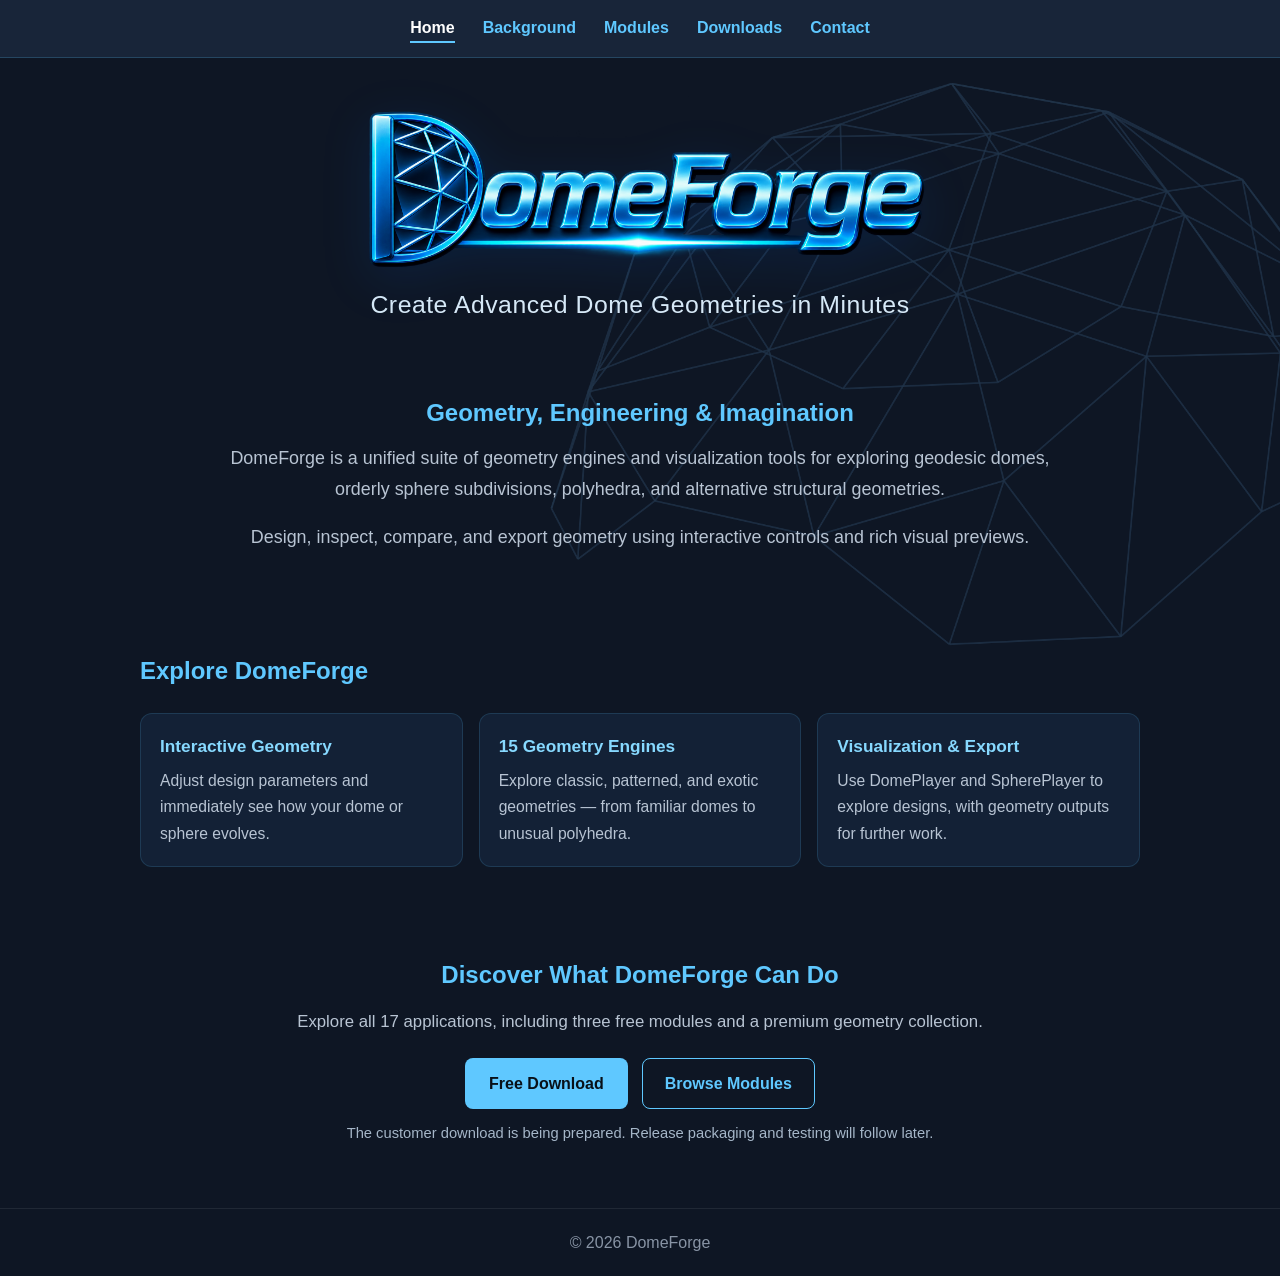
<file: index.html>
<!DOCTYPE html>
<html lang="en">
<head>
<meta charset="UTF-8">
<meta name="viewport" content="width=device-width, initial-scale=1">
<meta name="description" content="DomeForge: interactive geometry generators and visualization tools for geodesic domes, polyhedra, and sphere subdivisions.">
<title>DomeForge — Explore Geometry</title>
<link rel="stylesheet" href="domeforge.css">
</head>
<body class="home-page">
<nav class="site-nav" aria-label="Main navigation">
<a href="index.html" aria-current="page">Home</a>
<a href="background.html">Background</a>
<a href="modules.html">Modules</a>
<a href="downloads.html">Downloads</a>
<a href="contact.html">Contact</a>
</nav>
<header class="home-hero">
<h1 style="margin:0"><img class="brand-wordmark" src="domeforge_wordmark.png" alt="DomeForge"></h1>
<div class="tagline">Create Advanced Dome Geometries in Minutes</div>
</header>
<main>
<section class="section home-intro" aria-labelledby="intro-heading">
<h2 id="intro-heading">Geometry, Engineering &amp; Imagination</h2>
<p>DomeForge is a unified suite of geometry engines and visualization tools for exploring geodesic domes, orderly sphere subdivisions, polyhedra, and alternative structural geometries.</p>
<p>Design, inspect, compare, and export geometry using interactive controls and rich visual previews.</p>
</section>
<section class="section home-section" aria-labelledby="explore-heading">
<h2 id="explore-heading">Explore DomeForge</h2>
<div class="home-features">
<div class="home-feature"><h3>Interactive Geometry</h3><p>Adjust design parameters and immediately see how your dome or sphere evolves.</p></div>
<div class="home-feature"><h3>15 Geometry Engines</h3><p>Explore classic, patterned, and exotic geometries — from familiar domes to unusual polyhedra.</p></div>
<div class="home-feature"><h3>Visualization &amp; Export</h3><p>Use DomePlayer and SpherePlayer to explore designs, with geometry outputs for further work.</p></div>
</div>
</section>
<section class="section home-section" aria-labelledby="begin-heading" style="text-align:center">
<h2 id="begin-heading">Discover What DomeForge Can Do</h2>
<p>Explore all 17 applications, including three free modules and a premium geometry collection.</p>
<div class="home-actions"><a class="download-button" href="downloads.html">Free Download</a><a class="secondary-button" href="modules.html">Browse Modules</a></div>
<p class="home-note">The customer download is being prepared. Release packaging and testing will follow later.</p>
</section>
</main>
<footer>© 2026 DomeForge</footer>
</body>
</html>
</file>
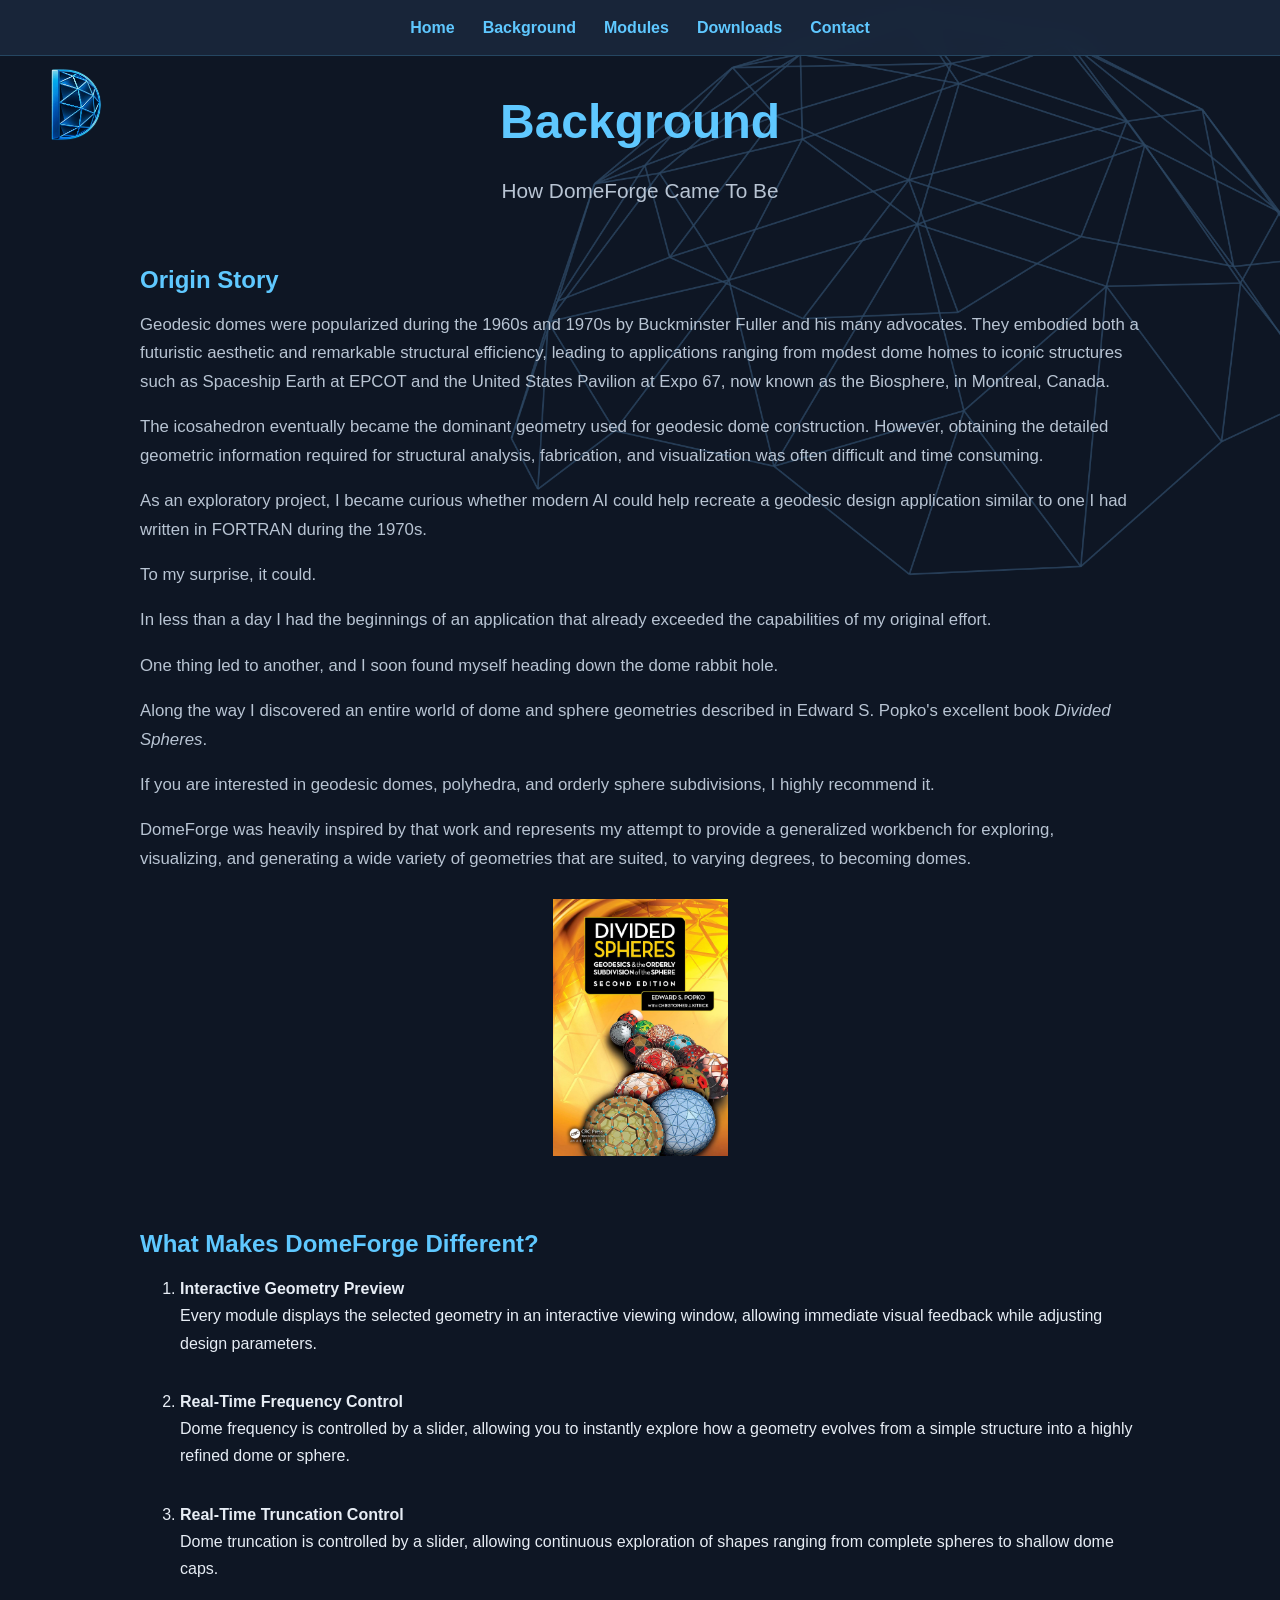
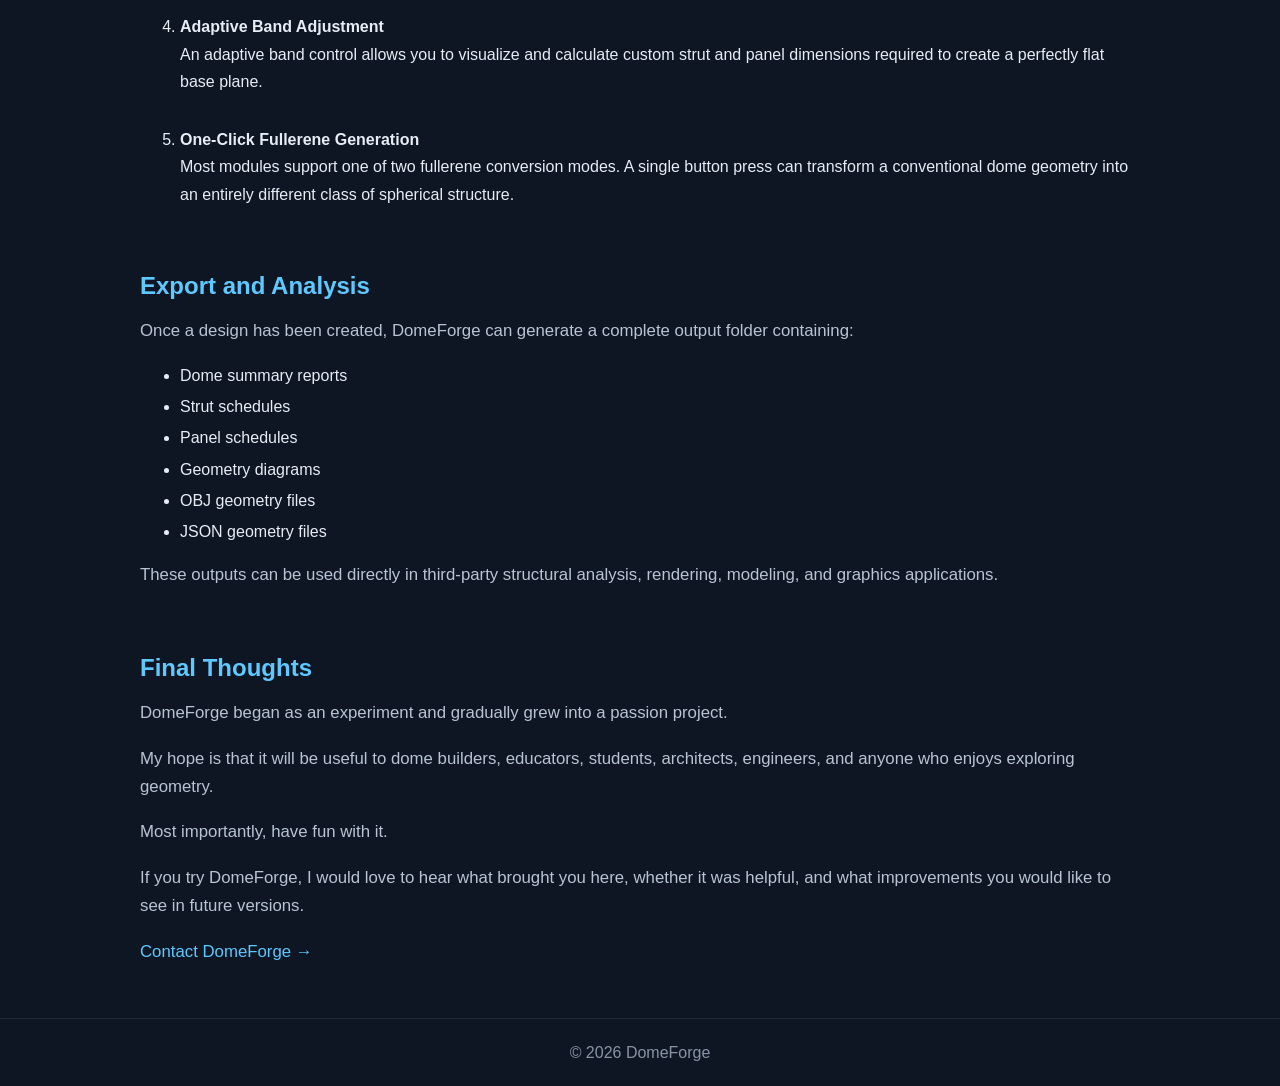
<file: background.html>
<!DOCTYPE html>
<html lang="en">

<head>

<meta charset="UTF-8">
<meta name="viewport" content="width=device-width, initial-scale=1">

<title>DomeForge - Background</title>

<link rel="stylesheet" href="domeforge.css">

</head>

<body>

<nav class="site-nav" aria-label="Main navigation">
<a href="index.html">Home</a>
<a href="background.html">Background</a>
<a href="modules.html">Modules</a>
<a href="downloads.html">Downloads</a>
<a href="contact.html">Contact</a>
</nav>

<header>

    <h1>Background</h1>

    <div class="tagline">
        How DomeForge Came To Be
    </div>

</header>

<div class="section">

    <h2>Origin Story</h2>

    <p>
        Geodesic domes were popularized during the 1960s and 1970s by Buckminster Fuller and his many advocates.
        They embodied both a futuristic aesthetic and remarkable structural efficiency, leading to applications
        ranging from modest dome homes to iconic structures such as Spaceship Earth at EPCOT and the United States
        Pavilion at Expo 67, now known as the Biosphere, in Montreal, Canada.
    </p>

    <p>
        The icosahedron eventually became the dominant geometry used for geodesic dome construction. However,
        obtaining the detailed geometric information required for structural analysis, fabrication, and
        visualization was often difficult and time consuming.
    </p>

    <p>
        As an exploratory project, I became curious whether modern AI could help recreate a geodesic design
        application similar to one I had written in FORTRAN during the 1970s.
    </p>

    <p>
        To my surprise, it could.
    </p>

    <p>
        In less than a day I had the beginnings of an application that already exceeded the capabilities
        of my original effort.
    </p>

    <p>
        One thing led to another, and I soon found myself heading down the dome rabbit hole.
    </p>

    <p>
        Along the way I discovered an entire world of dome and sphere geometries described in Edward S. Popko's
        excellent book <em>Divided Spheres</em>.
    </p>

    <p>
        If you are interested in geodesic domes, polyhedra, and orderly sphere subdivisions, I highly recommend it.
    </p>

    <p>
        DomeForge was heavily inspired by that work and represents my attempt to provide a generalized workbench
        for exploring, visualizing, and generating a wide variety of geometries that are suited, to varying
        degrees, to becoming domes.
    </p>

    <!-- Replace with actual image -->

    <p style="text-align:center; margin-top:25px;">
        <img src="divided_spheres.jpg"
             alt="Divided Spheres"
             style="max-width:175px;">
    </p>

</div>

<div class="section">

    <h2>What Makes DomeForge Different?</h2>

    <ol>

        <li>
            <strong>Interactive Geometry Preview</strong><br>
            Every module displays the selected geometry in an interactive viewing window, allowing immediate visual feedback while adjusting design parameters.
        </li>

        <br>

        <li>
            <strong>Real-Time Frequency Control</strong><br>
            Dome frequency is controlled by a slider, allowing you to instantly explore how a geometry evolves from a simple structure into a highly refined dome or sphere.
        </li>

        <br>

        <li>
            <strong>Real-Time Truncation Control</strong><br>
            Dome truncation is controlled by a slider, allowing continuous exploration of shapes ranging from complete spheres to shallow dome caps.
        </li>

        <br>

        <li>
            <strong>Adaptive Band Adjustment</strong><br>
            An adaptive band control allows you to visualize and calculate custom strut and panel dimensions required to create a perfectly flat base plane.
        </li>

        <br>

        <li>
            <strong>One-Click Fullerene Generation</strong><br>
            Most modules support one of two fullerene conversion modes. A single button press can transform a conventional dome geometry into an entirely different class of spherical structure.
        </li>

    </ol>

</div>

<div class="section">

    <h2>Export and Analysis</h2>

    <p>
        Once a design has been created, DomeForge can generate a complete output folder containing:
    </p>

    <ul>
        <li>Dome summary reports</li>
        <li>Strut schedules</li>
        <li>Panel schedules</li>
        <li>Geometry diagrams</li>
        <li>OBJ geometry files</li>
        <li>JSON geometry files</li>
    </ul>

    <p>
        These outputs can be used directly in third-party structural analysis, rendering, modeling, and graphics applications.
    </p>

</div>

<div class="section">

    <h2>Final Thoughts</h2>

    <p>
        DomeForge began as an experiment and gradually grew into a passion project.
    </p>

    <p>
        My hope is that it will be useful to dome builders, educators, students, architects, engineers, and anyone who enjoys exploring geometry.
    </p>

    <p>
        Most importantly, have fun with it.
    </p>

    <p>
        If you try DomeForge, I would love to hear what brought you here, whether it was helpful, and what improvements you would like to see in future versions.
    </p>

    <p>
        <a href="contact.html">
            Contact DomeForge →
        </a>
    </p>

</div>

<footer>
    © 2026 DomeForge
</footer>

</body>

</html>
</file>
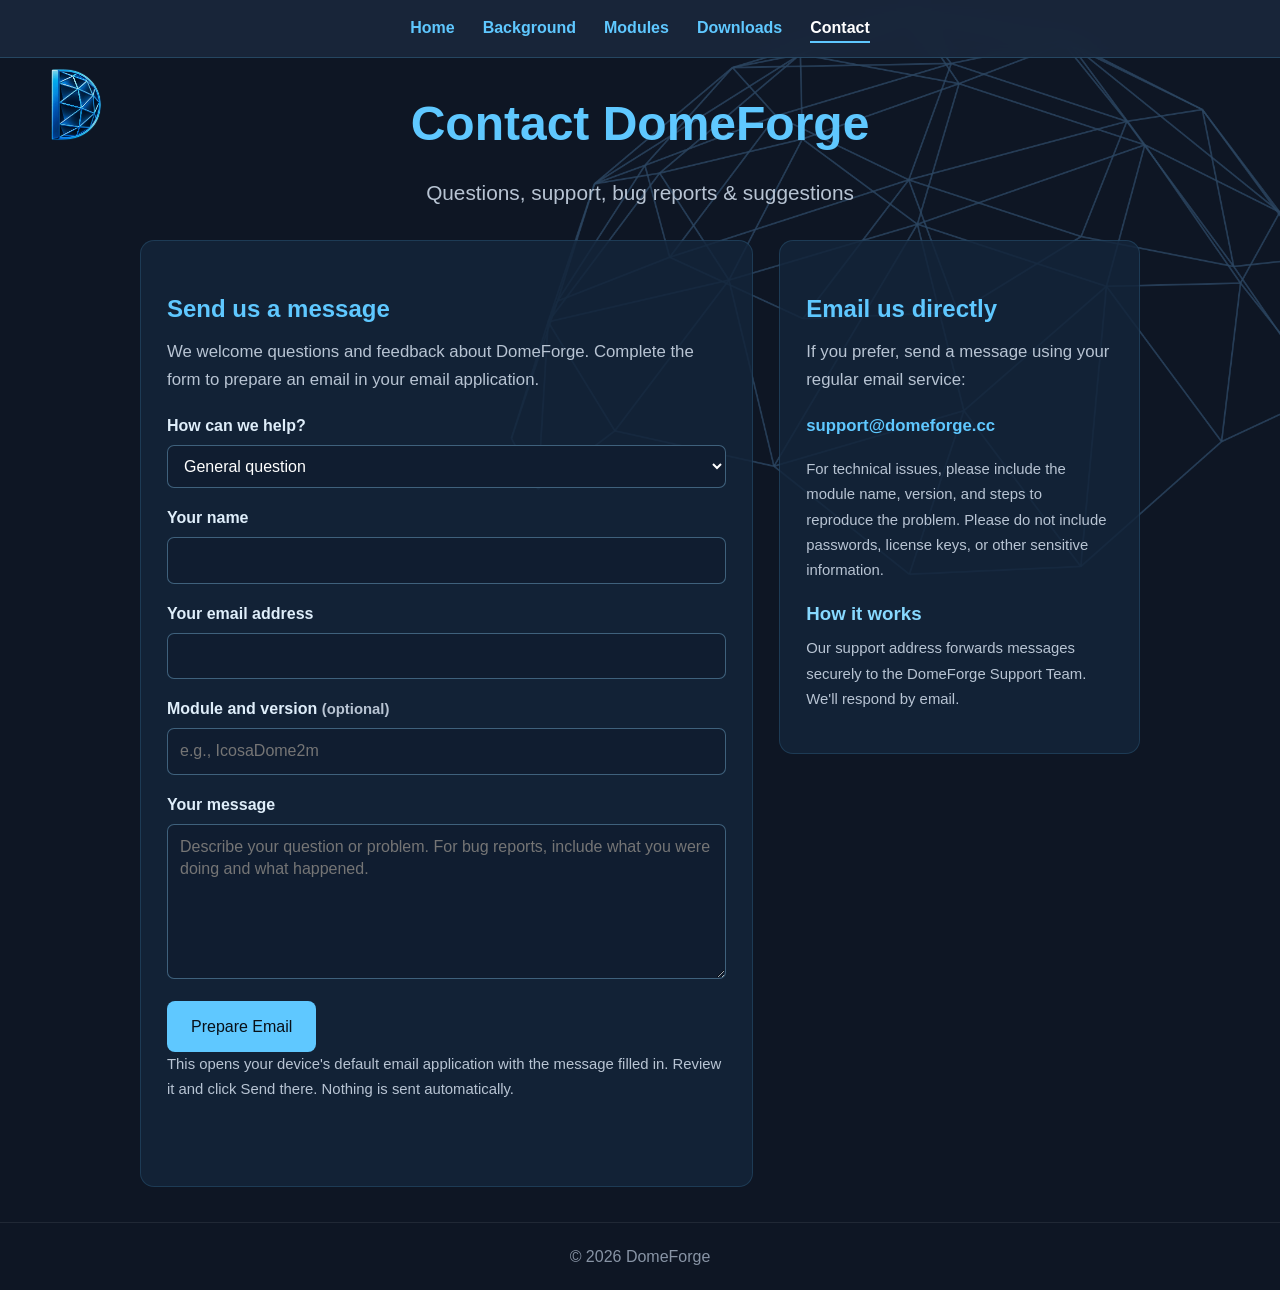
<file: contact.html>
<!doctype html>
<html lang="en"><head><meta charset="UTF-8"><meta name="viewport" content="width=device-width, initial-scale=1"><meta name="description" content="Contact DomeForge for technical support, bug reports, licensing questions, and feedback."><title>Contact — DomeForge</title><link rel="stylesheet" href="domeforge.css"></head>
<body><nav class="site-nav" aria-label="Main navigation"><a href="index.html">Home</a><a href="background.html">Background</a><a href="modules.html">Modules</a><a href="downloads.html">Downloads</a><a href="contact.html" aria-current="page">Contact</a></nav>
<header><h1>Contact DomeForge</h1><div class="tagline">Questions, support, bug reports &amp; suggestions</div></header>
<main class="section"><div class="contact-layout"><section class="contact-panel" aria-labelledby="contact-heading"><h2 id="contact-heading">Send us a message</h2><p>We welcome questions and feedback about DomeForge. Complete the form to prepare an email in your email application.</p>
<form id="contact-form"><div class="contact-field"><label for="topic">How can we help?</label><select id="topic" required><option value="General question">General question</option><option value="Technical support">Technical support</option><option value="Bug report">Report a bug</option><option value="Licensing or purchase">Licensing or purchase assistance</option><option value="Feature request or feedback">Feature request or feedback</option></select></div>
<div class="contact-field"><label for="name">Your name</label><input id="name" type="text" autocomplete="name" maxlength="100" required></div>
<div class="contact-field"><label for="email">Your email address</label><input id="email" type="email" autocomplete="email" maxlength="200" required></div>
<div class="contact-field"><label for="module">Module and version <span class="contact-muted">(optional)</span></label><input id="module" type="text" placeholder="e.g., IcosaDome2m" maxlength="150"></div>
<div class="contact-field"><label for="message">Your message</label><textarea id="message" required maxlength="6000" placeholder="Describe your question or problem. For bug reports, include what you were doing and what happened."></textarea></div>
<button class="download-button contact-submit" type="submit">Prepare Email</button><p class="contact-muted">This opens your device's default email application with the message filled in. Review it and click Send there. Nothing is sent automatically.</p><p class="contact-status" id="contact-status" role="status" aria-live="polite"></p></form></section>
<aside class="contact-panel"><h2>Email us directly</h2><p>If you prefer, send a message using your regular email service:</p><p><a class="contact-email" href="mailto:support@domeforge.cc">support@domeforge.cc</a></p><p class="contact-muted">For technical issues, please include the module name, version, and steps to reproduce the problem. Please do not include passwords, license keys, or other sensitive information.</p><h3>How it works</h3><p class="contact-muted">Our support address forwards messages securely to the DomeForge Support Team. We'll respond by email.</p></aside></div></main><footer>© 2026 DomeForge</footer>
<script>
(function(){
  const form=document.getElementById('contact-form');
  form.addEventListener('submit',function(event){
    event.preventDefault();
    if(!form.reportValidity()) return;
    const get=id=>document.getElementById(id).value.trim();
    const subject='DomeForge — '+get('topic');
    const body=['Category: '+get('topic'),'Name: '+get('name'),'Reply-to: '+get('email'),'Module/version: '+(get('module')||'Not specified'),'','Message:',get('message')].join('\n');
    const uri='mailto:support@domeforge.cc?subject='+encodeURIComponent(subject)+'&body='+encodeURIComponent(body);
    if(uri.length>1900){document.getElementById('contact-status').textContent='Your message is too long for an email link. Please email support@domeforge.cc directly and paste your message.';return;}
    document.getElementById('contact-status').textContent='Your email application should open. Please click Send there to deliver your message.';
    window.location.href=uri;
  });
})();
</script></body></html>
</file>
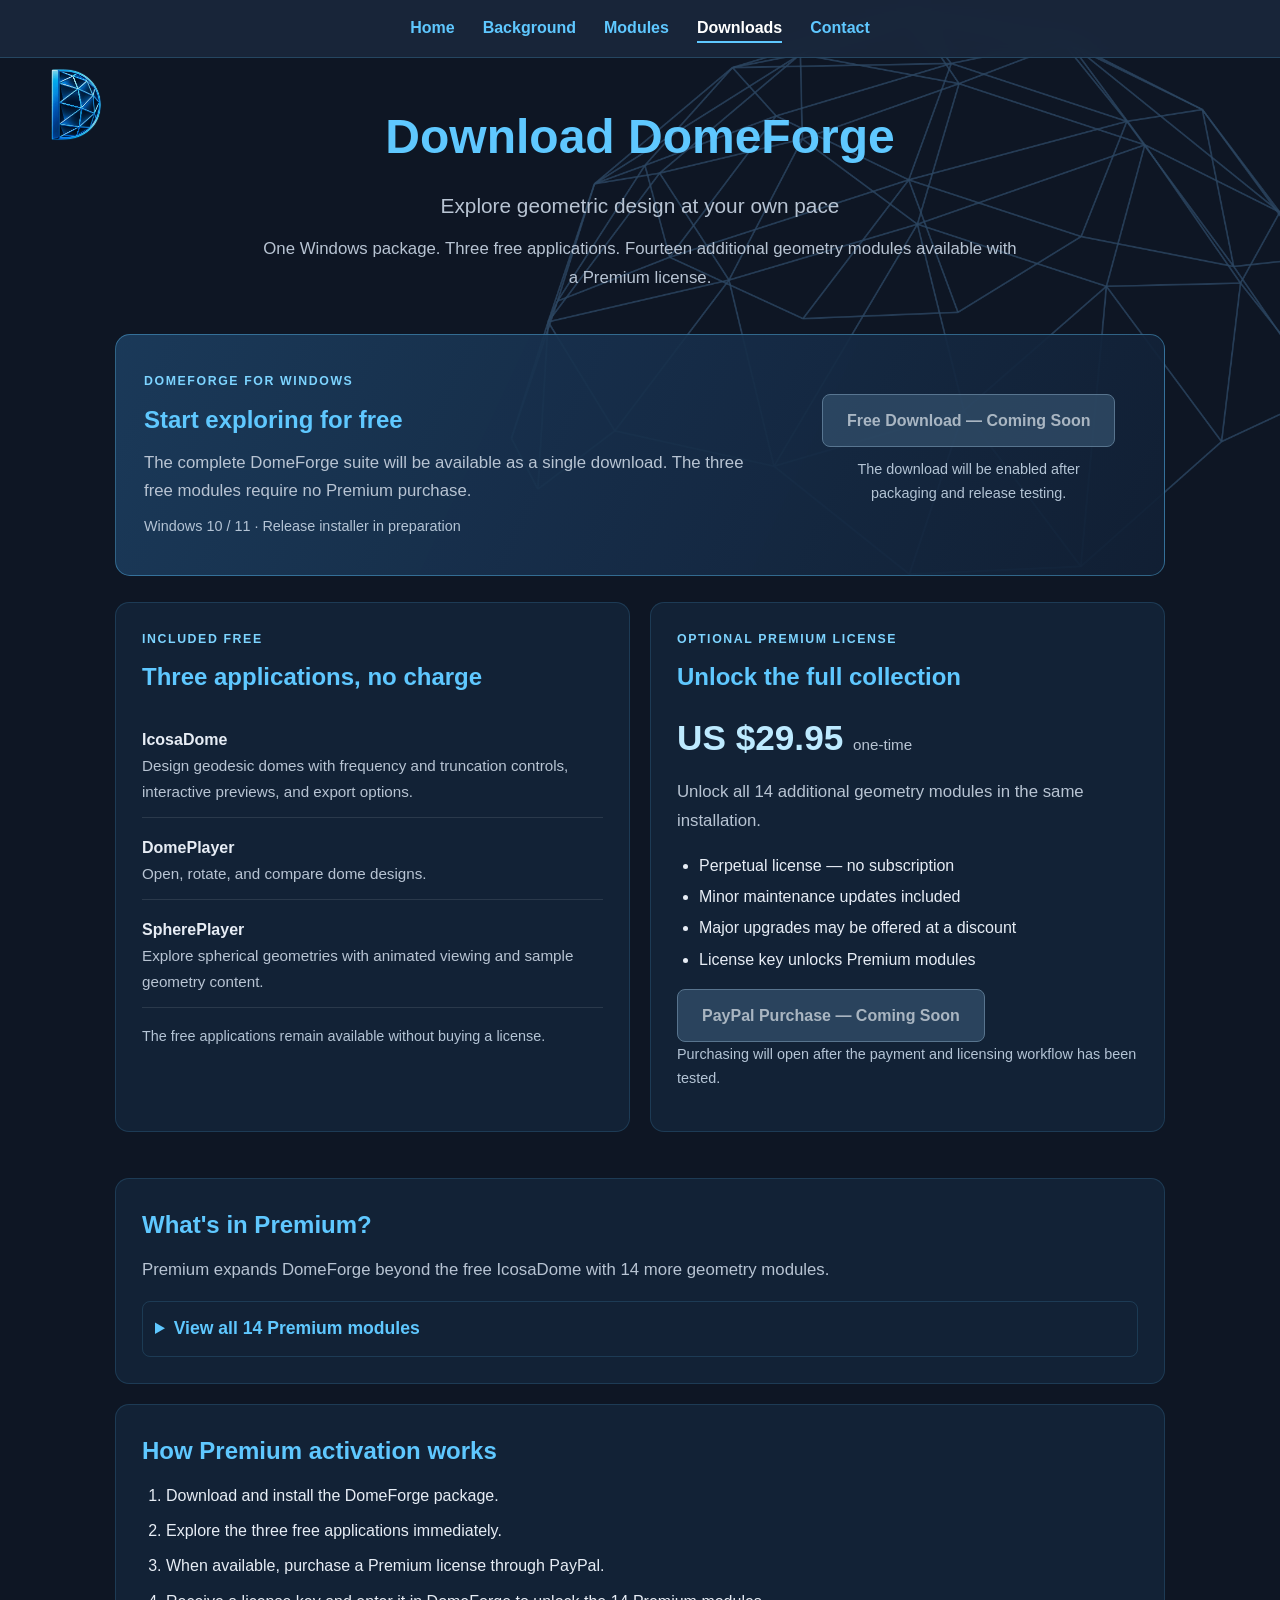
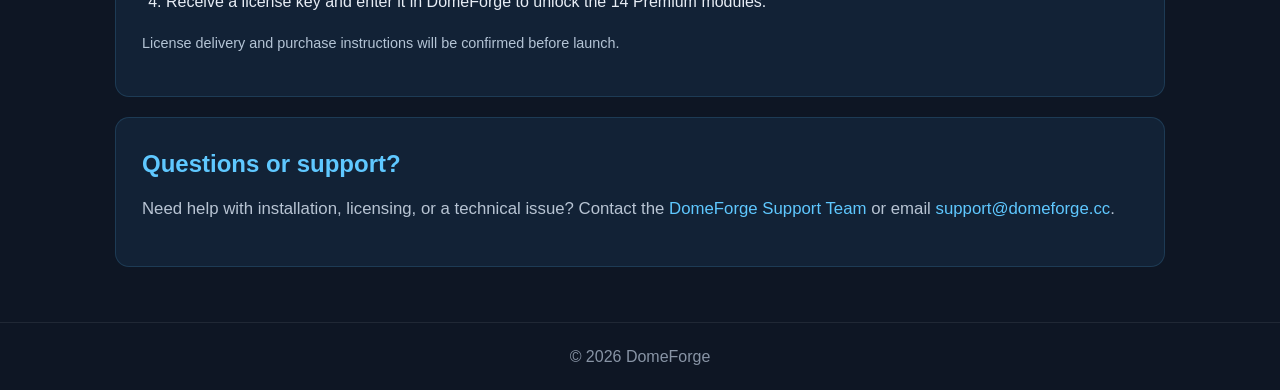
<file: downloads.html>
<!doctype html>
<html lang="en"><head><meta charset="UTF-8"><meta name="viewport" content="width=device-width, initial-scale=1"><meta name="description" content="Download DomeForge for Windows, explore three free modules, and learn about the optional Premium license."><title>Downloads — DomeForge</title><link rel="stylesheet" href="domeforge.css"></head>
<body><nav class="site-nav" aria-label="Main navigation"><a href="index.html">Home</a><a href="background.html">Background</a><a href="modules.html">Modules</a><a href="downloads.html" aria-current="page">Downloads</a><a href="contact.html">Contact</a></nav>
<header class="downloads-hero"><h1>Download DomeForge</h1><p class="tagline">Explore geometric design at your own pace</p><p>One Windows package. Three free applications. Fourteen additional geometry modules available with a Premium license.</p></header>
<main class="section downloads-main">
<section class="downloads-highlight" aria-labelledby="download-heading"><div><p class="downloads-eyebrow">DOMEFORGE FOR WINDOWS</p><h2 id="download-heading">Start exploring for free</h2><p>The complete DomeForge suite will be available as a single download. The three free modules require no Premium purchase.</p><p class="downloads-muted">Windows 10 / 11 · Release installer in preparation</p></div><div class="downloads-action"><span class="download-button downloads-disabled" aria-disabled="true">Free Download — Coming Soon</span><p class="downloads-muted">The download will be enabled after packaging and release testing.</p></div></section>
<div class="downloads-columns"><section class="downloads-card"><p class="downloads-eyebrow">INCLUDED FREE</p><h2>Three applications, no charge</h2><ul class="downloads-module-list"><li><strong>IcosaDome</strong><span>Design geodesic domes with frequency and truncation controls, interactive previews, and export options.</span></li><li><strong>DomePlayer</strong><span>Open, rotate, and compare dome designs.</span></li><li><strong>SpherePlayer</strong><span>Explore spherical geometries with animated viewing and sample geometry content.</span></li></ul><p class="downloads-muted">The free applications remain available without buying a license.</p></section>
<section class="downloads-card downloads-premium"><p class="downloads-eyebrow">OPTIONAL PREMIUM LICENSE</p><h2>Unlock the full collection</h2><p class="downloads-price">US $29.95 <span>one-time</span></p><p>Unlock all 14 additional geometry modules in the same installation.</p><ul><li>Perpetual license — no subscription</li><li>Minor maintenance updates included</li><li>Major upgrades may be offered at a discount</li><li>License key unlocks Premium modules</li></ul><span class="download-button downloads-disabled" aria-disabled="true">PayPal Purchase — Coming Soon</span><p class="downloads-muted">Purchasing will open after the payment and licensing workflow has been tested.</p></section></div>
<section class="downloads-detail"><h2>What's in Premium?</h2><p>Premium expands DomeForge beyond the free IcosaDome with 14 more geometry modules.</p><details><summary>View all 14 Premium modules</summary><div class="summary-content downloads-module-grid"><div><h3>Classic geometry</h3><ul><li>Tetrahedron</li><li>Hexahedron / Cube</li><li>Octahedron</li><li>Dodecahedron</li></ul></div><div><h3>Patterned geometry</h3><ul><li>Lamella</li><li>Schwedler</li><li>Fibonacci Dome</li><li>ElliptiDome</li><li>WarpSurf</li></ul></div><div><h3>Exotic geometry</h3><ul><li>Snub Cube</li><li>Snub Dodecahedron</li><li>Small Rhombicuboctahedron (SRCO)</li><li>Small Rhombicosidodecahedron (SRID)</li><li>BiPyramid Dome</li></ul></div></div></details></section>
<section class="downloads-detail"><h2>How Premium activation works</h2><ol class="downloads-steps"><li>Download and install the DomeForge package.</li><li>Explore the three free applications immediately.</li><li>When available, purchase a Premium license through PayPal.</li><li>Receive a license key and enter it in DomeForge to unlock the 14 Premium modules.</li></ol><p class="downloads-muted">License delivery and purchase instructions will be confirmed before launch.</p></section>
<section class="downloads-detail"><h2>Questions or support?</h2><p>Need help with installation, licensing, or a technical issue? Contact the <a href="contact.html">DomeForge Support Team</a> or email <a href="mailto:support@domeforge.cc">support@domeforge.cc</a>.</p></section>
</main><footer>© 2026 DomeForge</footer></body></html>
</file>
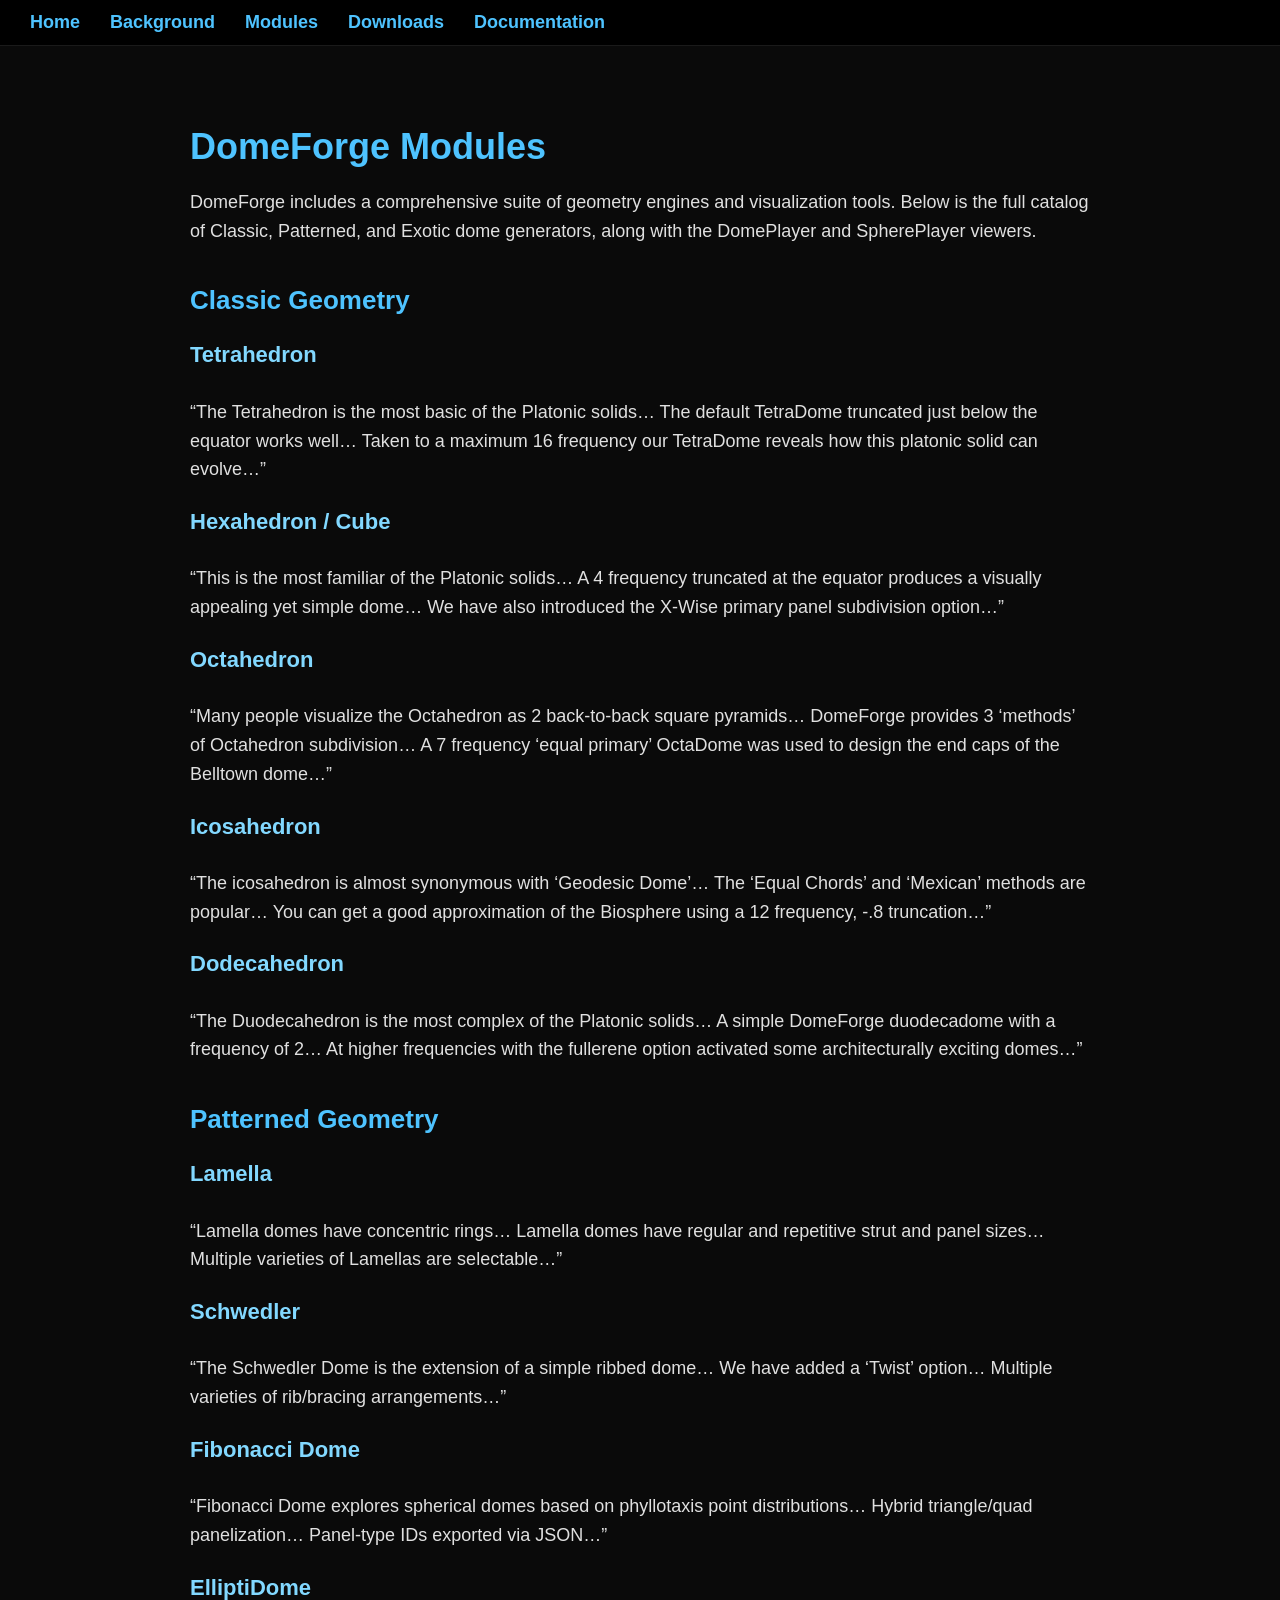
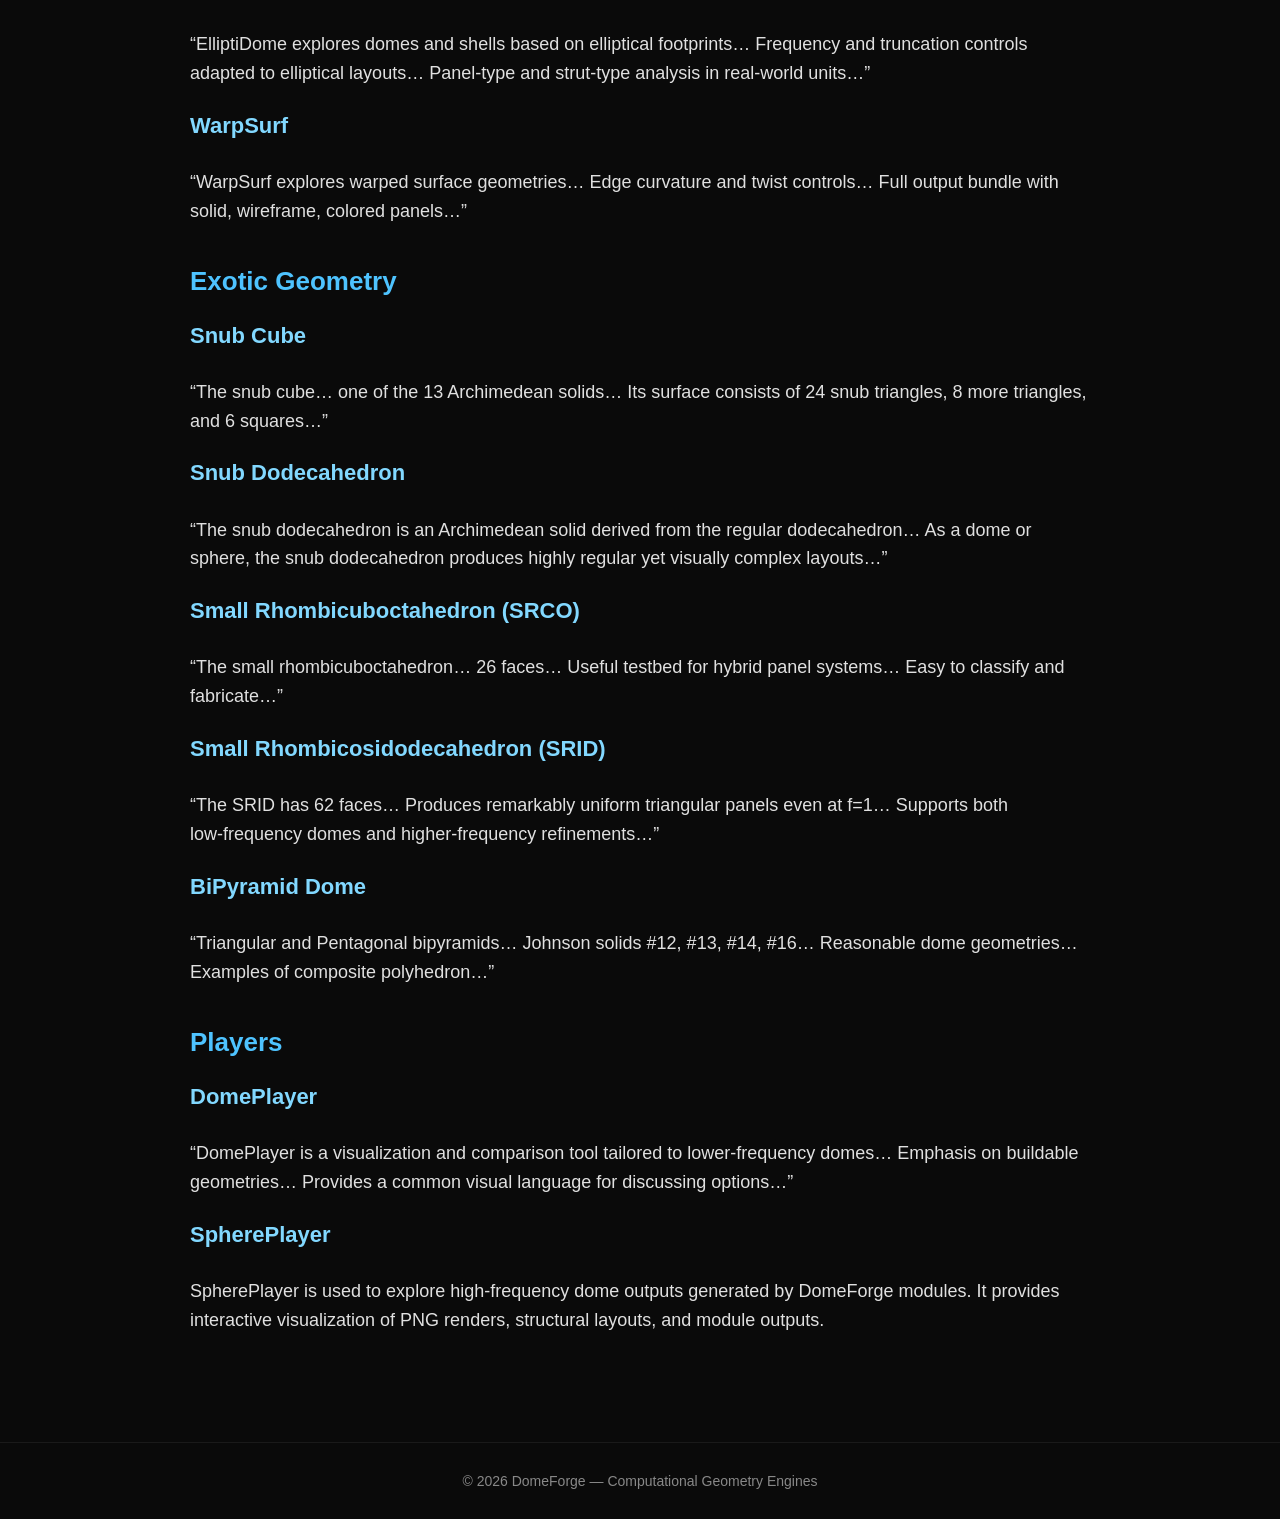
<file: Modules.html>
<!DOCTYPE html>
<html lang="en">
<head>
    <meta charset="UTF-8">
    <title>DomeForge Modules</title>
    <meta name="viewport" content="width=device-width, initial-scale=1">

    <style>
        body {
            margin: 0;
            background: #0a0a0a;
            color: #e0e0e0;
            font-family: Arial, sans-serif;
        }

        nav {
            background: #000;
            border-bottom: 1px solid #1a1a1a;
            padding: 12px 30px;
            display: flex;
            gap: 30px;
            font-size: 18px;
        }

        nav a {
            color: #4ec3ff;
            text-decoration: none;
            font-weight: bold;
        }

        nav a:hover {
            color: #82d8ff;
        }

        .section {
            padding: 50px 40px;
            max-width: 900px;
            margin: auto;
        }

        h2 {
            color: #4ec3ff;
            font-size: 36px;
            margin-bottom: 20px;
        }

        h3 {
            color: #4ec3ff;
            font-size: 26px;
            margin-top: 40px;
        }

        h4 {
            color: #82d8ff;
            font-size: 22px;
            margin-top: 25px;
        }

        p {
            font-size: 18px;
            line-height: 1.6;
            margin-top: 10px;
        }

        footer {
            text-align: center;
            padding: 30px;
            margin-top: 40px;
            border-top: 1px solid #1a1a1a;
            color: #888;
            font-size: 14px;
        }
    </style>
</head>

<body>

<nav>
    <a href="index.html">Home</a>
    <a href="background.html">Background</a>
    <a href="modules.html">Modules</a>
    <a href="downloads.html">Downloads</a>
    <a href="documentation.html">Documentation</a>
</nav>

<div class="section">
    <h2>DomeForge Modules</h2>
    <p>
        DomeForge includes a comprehensive suite of geometry engines and visualization tools.  
        Below is the full catalog of Classic, Patterned, and Exotic dome generators, along with  
        the DomePlayer and SpherePlayer viewers.
    </p>

    <!-- CLASSIC -->
    <h3>Classic Geometry</h3>

    <h4>Tetrahedron</h4>
    <p>
        “The Tetrahedron is the most basic of the Platonic solids…  
        The default TetraDome truncated just below the equator works well…  
        Taken to a maximum 16 frequency our TetraDome reveals how this platonic solid can evolve…”  
        
    </p>

    <h4>Hexahedron / Cube</h4>
    <p>
        “This is the most familiar of the Platonic solids…  
        A 4 frequency truncated at the equator produces a visually appealing yet simple dome…  
        We have also introduced the X‑Wise primary panel subdivision option…”  
        
    </p>

    <h4>Octahedron</h4>
    <p>
        “Many people visualize the Octahedron as 2 back‑to‑back square pyramids…  
        DomeForge provides 3 ‘methods’ of Octahedron subdivision…  
        A 7 frequency ‘equal primary’ OctaDome was used to design the end caps of the Belltown dome…”  
        
    </p>

    <h4>Icosahedron</h4>
    <p>
        “The icosahedron is almost synonymous with ‘Geodesic Dome’…  
        The ‘Equal Chords’ and ‘Mexican’ methods are popular…  
        You can get a good approximation of the Biosphere using a 12 frequency, -.8 truncation…”  
        
    </p>

    <h4>Dodecahedron</h4>
    <p>
        “The Duodecahedron is the most complex of the Platonic solids…  
        A simple DomeForge duodecadome with a frequency of 2…  
        At higher frequencies with the fullerene option activated some architecturally exciting domes…”  
        
    </p>

    <!-- PATTERNED -->
    <h3>Patterned Geometry</h3>

    <h4>Lamella</h4>
    <p>
        “Lamella domes have concentric rings…  
        Lamella domes have regular and repetitive strut and panel sizes…  
        Multiple varieties of Lamellas are selectable…”  
        
    </p>

    <h4>Schwedler</h4>
    <p>
        “The Schwedler Dome is the extension of a simple ribbed dome…  
        We have added a ‘Twist’ option…  
        Multiple varieties of rib/bracing arrangements…”  
        
    </p>

    <h4>Fibonacci Dome</h4>
    <p>
        “Fibonacci Dome explores spherical domes based on phyllotaxis point distributions…  
        Hybrid triangle/quad panelization…  
        Panel‑type IDs exported via JSON…”  
        
    </p>

    <h4>ElliptiDome</h4>
    <p>
        “ElliptiDome explores domes and shells based on elliptical footprints…  
        Frequency and truncation controls adapted to elliptical layouts…  
        Panel‑type and strut‑type analysis in real‑world units…”  
        
    </p>

    <h4>WarpSurf</h4>
    <p>
        “WarpSurf explores warped surface geometries…  
        Edge curvature and twist controls…  
        Full output bundle with solid, wireframe, colored panels…”  
        
    </p>

    <!-- EXOTIC -->
    <h3>Exotic Geometry</h3>

    <h4>Snub Cube</h4>
    <p>
        “The snub cube… one of the 13 Archimedean solids…  
        Its surface consists of 24 snub triangles, 8 more triangles, and 6 squares…”  
        
    </p>

    <h4>Snub Dodecahedron</h4>
    <p>
        “The snub dodecahedron is an Archimedean solid derived from the regular dodecahedron…  
        As a dome or sphere, the snub dodecahedron produces highly regular yet visually complex layouts…”  
        
    </p>

    <h4>Small Rhombicuboctahedron (SRCO)</h4>
    <p>
        “The small rhombicuboctahedron… 26 faces…  
        Useful testbed for hybrid panel systems…  
        Easy to classify and fabricate…”  
        
    </p>

    <h4>Small Rhombicosidodecahedron (SRID)</h4>
    <p>
        “The SRID has 62 faces…  
        Produces remarkably uniform triangular panels even at f=1…  
        Supports both low‑frequency domes and higher‑frequency refinements…”  
        
    </p>

    <h4>BiPyramid Dome</h4>
    <p>
        “Triangular and Pentagonal bipyramids… Johnson solids #12, #13, #14, #16…  
        Reasonable dome geometries…  
        Examples of composite polyhedron…”  
        
    </p>

    <!-- PLAYERS -->
    <h3>Players</h3>

    <h4>DomePlayer</h4>
    <p>
        “DomePlayer is a visualization and comparison tool tailored to lower‑frequency domes…  
        Emphasis on buildable geometries…  
        Provides a common visual language for discussing options…”  
        
    </p>

    <h4>SpherePlayer</h4>
    <p>
        SpherePlayer is used to explore high‑frequency dome outputs generated by DomeForge modules.  
        It provides interactive visualization of PNG renders, structural layouts, and module outputs.
    </p>

</div>

<footer>
    © 2026 DomeForge — Computational Geometry Engines
</footer>

</body>
</html>
</file>
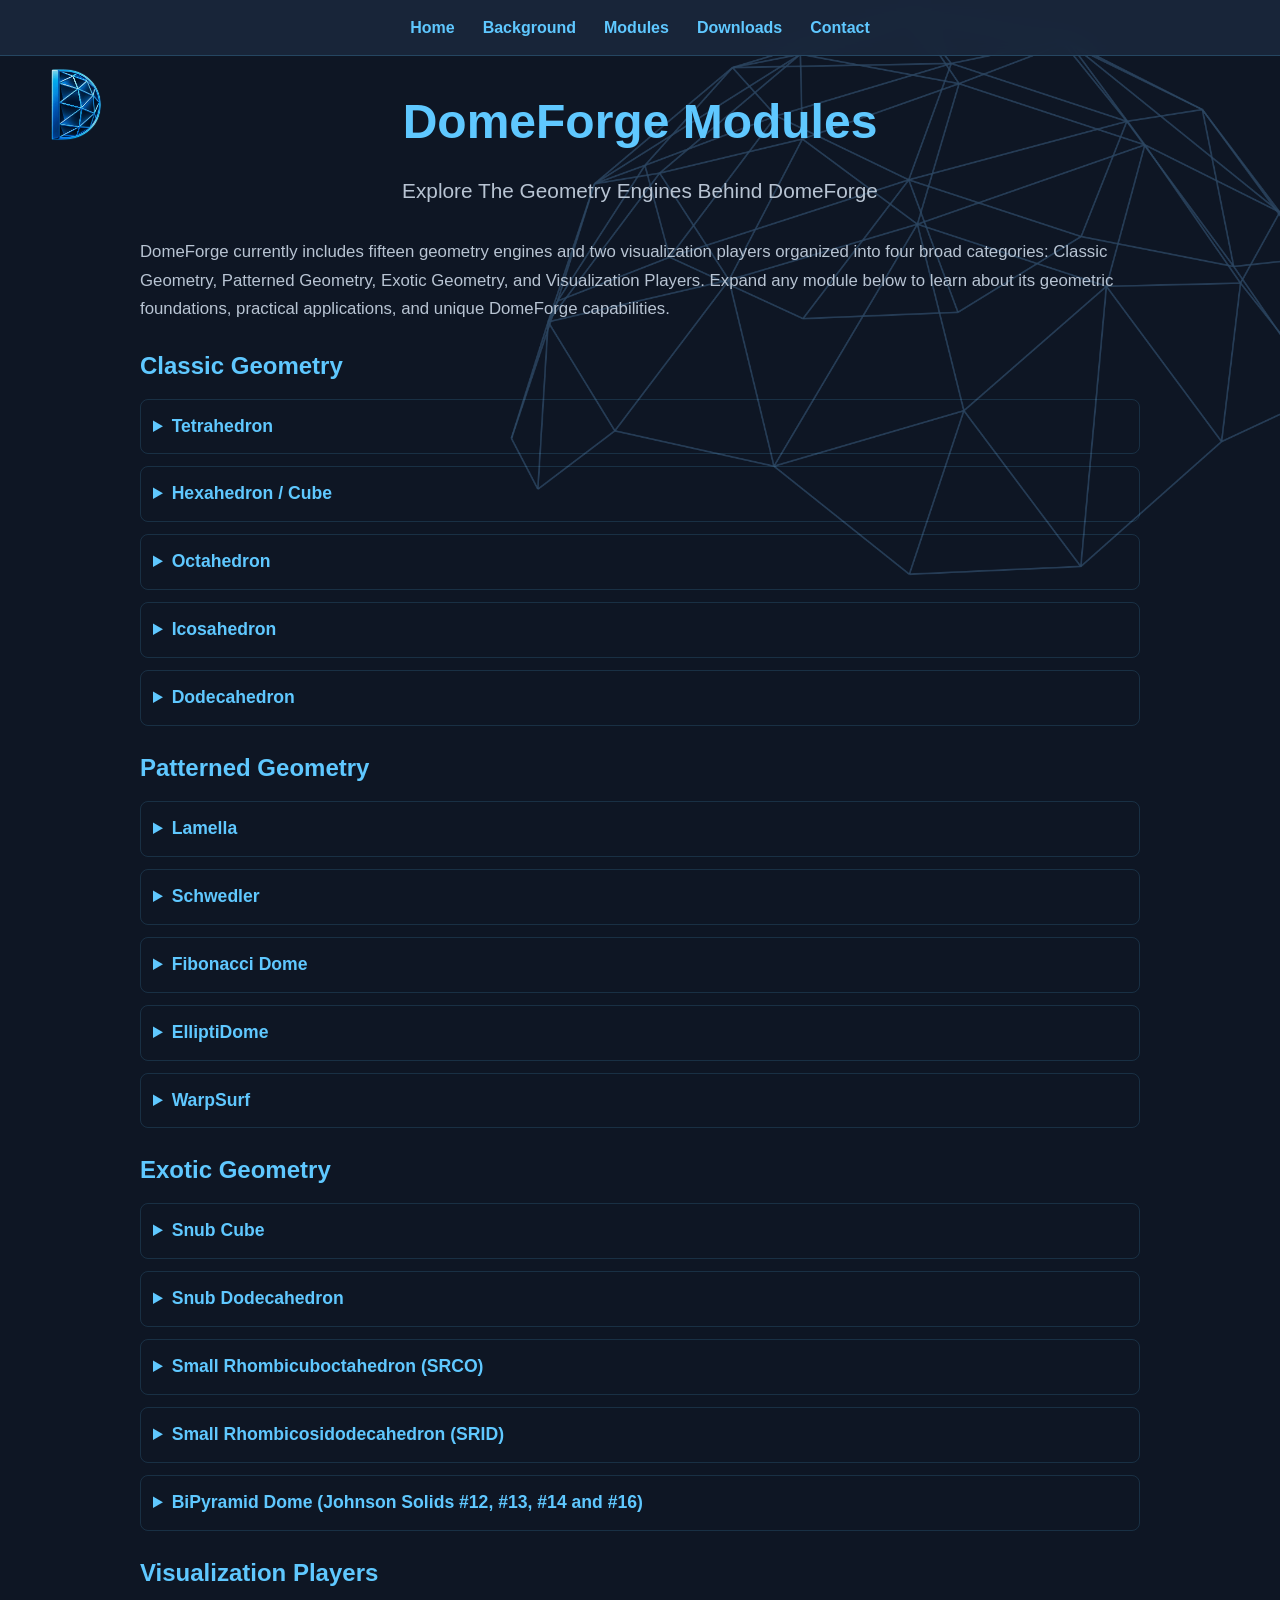
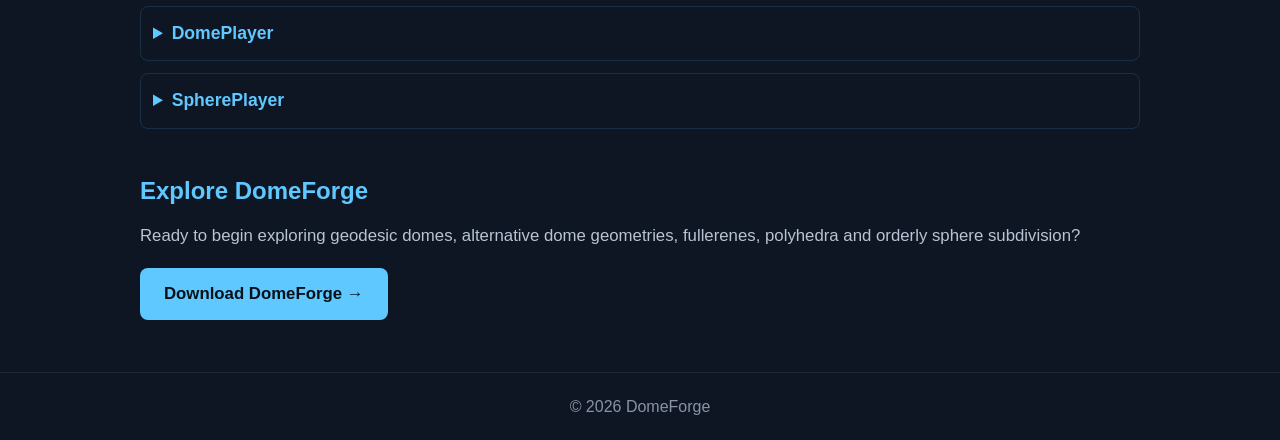
<file: modules.html>
<!DOCTYPE html>
<html lang="en">

<head>

<meta charset="UTF-8">
<meta name="viewport" content="width=device-width, initial-scale=1">

<title>DomeForge Modules</title>

<link rel="stylesheet" href="domeforge.css">

</head>

<body>

<nav class="site-nav" aria-label="Main navigation">
<a href="index.html">Home</a>
<a href="background.html">Background</a>
<a href="modules.html">Modules</a>
<a href="downloads.html">Downloads</a>
<a href="contact.html">Contact</a>
</nav>

<header>

    <h1>DomeForge Modules</h1>

    <div class="tagline">
        Explore The Geometry Engines Behind DomeForge
    </div>

</header>

<div class="section">

<p>
DomeForge currently includes fifteen geometry engines and two visualization players organized into four broad categories:
Classic Geometry, Patterned Geometry, Exotic Geometry, and Visualization Players.
Expand any module below to learn about its geometric foundations, practical applications,
and unique DomeForge capabilities.
</p>

<h2>Classic Geometry</h2>

<details>
<summary>Tetrahedron</summary>

<div class="module-content">

<h4>Geometric Background</h4>

<p>
The Tetrahedron is the most basic of the Platonic solids. It has 4 vertices,
6 edges, and 4 equilateral triangle faces.
</p>

<h4>Practical Uses / DomeForge Exploration</h4>

<ul>
<li>Primarily used for educational exploration of geodesic and polyhedral geometry.</li>
<li>The default TetraDome truncated just below the equator works well in either vertex-down or vertex-up orientation for frequencies of 4 and above.</li>
<li>Taken to a maximum frequency of 16, the TetraDome reveals how this Platonic solid can evolve into a more architecturally interesting form that is more aesthetic than structurally practical.</li>
</ul>

</div>
</details>

<details>
<summary>Hexahedron / Cube</summary>

<div class="module-content">

<h4>Geometric Background</h4>

<p>
The Cube is the most familiar of the Platonic solids. It has 8 vertices,
12 edges and 6 square faces.
</p>

<h4>Practical Uses / DomeForge Exploration</h4>

<ul>
<li>Primarily used for educational exploration of geodesic and polyhedral geometry.</li>
<li>A frequency 4 cube truncated at the equator produces a visually appealing yet simple dome with perfect equatorial truncation.</li>
<li>The X-Wise primary panel subdivision option demonstrates the cube's surprising architectural potential for dome structures.</li>
</ul>

</div>
</details>

<details>
<summary>Octahedron</summary>

<div class="module-content">

<h4>Geometric Background</h4>

<p>
Many people visualize the Octahedron as two back-to-back square pyramids.
It has 6 vertices, 12 edges, and 8 equilateral triangular faces.
It is the second most popular base shape for geodesic dome builders.
</p>

<h4>Practical Uses / DomeForge Exploration</h4>

<ul>
<li>As a partial dome, the Octahedron lends itself well to joining flat walls and conventional structures.</li>
<li>DomeForge provides three subdivision methods, including an equal-primary option which generates equal chord lengths on the major panel boundaries.</li>
<li>A frequency 3 OctaDome creates an excellent beginner dome with only three strut lengths and two panel types.</li>
<li>A frequency 7 equal-primary OctaDome was used in the design of the end caps for the Belltown Dome in Ottawa, Canada.</li>
</ul>

</div>
</details>

<details>
<summary>Icosahedron</summary>

<div class="module-content">

<h4>Geometric Background</h4>

<p>
The Icosahedron is the Platonic solid most frequently used in spherical subdivision.
It has 12 vertices, 30 edges and 20 equilateral triangular faces.
For many people the Icosahedron is synonymous with geodesic domes due to the work of Buckminster Fuller.
</p>

<h4>Practical Uses / DomeForge Exploration</h4>

<ul>
<li>Widely used for dome homes, exhibition structures and architectural domes.</li>
<li>The Equal Chords and Mexican (Equal Arcs 3GC) methods remain popular because they produce relatively small numbers of strut and panel families.</li>
<li>A frequency 3 Equal Chords IcosaDome requires only three unique strut lengths and two panel sizes.</li>
<li>The geometry behaves exceptionally well as frequencies increase.</li>
<li>DomeForge supports arbitrary truncation and adaptive band adjustment to create a perfectly flat base.</li>
<li>The truncation and adaptive controls encourage experimentation while searching for a target geometry.</li>
<li>Many famous domes trace their origins to Icosahedral geometry, including Spaceship Earth and the Montreal Biosphere.</li>
</ul>

</div>
</details>

<details>
<summary>Dodecahedron</summary>

<div class="module-content">

<h4>Geometric Background</h4>

<p>
The Dodecahedron is the most complex Platonic solid with 12 pentagonal faces,
30 edges and 20 vertices. Its higher vertex count allows it to adapt naturally to spherical forms.
</p>

<h4>Practical Uses / DomeForge Exploration</h4>

<ul>
<li>The Dodecahedron is an underappreciated dome geometry because it does not truncate cleanly.</li>
<li>A simple frequency 2 DodecaDome truncated at -0.3 produces a practical dome with only 30 identical panels and two strut lengths.</li>
<li>Higher-frequency fullerene variants can create particularly striking architectural forms.</li>
</ul>

</div>
</details>

<h2>Patterned Geometry</h2>

<details>
<summary>Lamella</summary>

<div class="module-content">

<h4>Geometric Overview</h4>

<p>
Lamella domes consist of horizontal rings combined with spiraling ribs.
The resulting diamond and triangular patterns become progressively smaller toward the apex.
Lamellas are known for repetitive parts, rapid fabrication, and visual elegance.
</p>

<h4>Practical Uses</h4>

<ul>
<li>Popular for large-span commercial structures, sports facilities, and architectural feature roofs.</li>
</ul>

<h4>DomeForge Features</h4>

<ul>
<li>Multiple Lamella variants.</li>
<li>User-selectable ring and rib frequencies.</li>
<li>Adjustable dome depth.</li>
<li>Squish factor for height compression.</li>
</ul>

</div>
</details>

<details>
<summary>Schwedler</summary>

<div class="module-content">

<h4>Geometric Overview</h4>

<p>
The Schwedler Dome extends a simple ribbed dome by adding diagonal bracing members that create triangular panels.
Its straightforward structure has made it popular for industrial and utility applications.
</p>

<h4>DomeForge Features</h4>

<ul>
<li>Multiple rib and bracing arrangements.</li>
<li>Optional Twist factor for Lamella-like visual effects.</li>
<li>Squish factor for reducing dome height.</li>
</ul>

</div>
</details>

<details>
<summary>Fibonacci Dome</summary>

<div class="module-content">

<h4>Geometric Overview</h4>

<p>
Fibonacci Dome explores spherical structures based on phyllotaxis point distributions using the golden angle.
Unlike Platonic subdivision, the geometry emerges from naturally distributed spiral point patterns.
</p>

<h4>DomeForge Features</h4>

<ul>
<li>Golden-angle Fibonacci point generation.</li>
<li>User-selectable point counts.</li>
<li>Dome truncation and real-world sizing controls.</li>
<li>Hybrid triangular and quadrilateral panelization.</li>
</ul>

</div>
</details>

<details>
<summary>ElliptiDome</summary>

<div class="module-content">

<h4>Geometric Overview</h4>

<p>
ElliptiDome explores domes derived from elliptical rather than circular forms.
This allows elongated domes and vault-like structures that better match many architectural requirements.
</p>

<h4>DomeForge Features</h4>

<ul>
<li>Preset ellipsoid families.</li>
<li>Support for forms reminiscent of the London Gherkin and geometric egg structures.</li>
<li>Elliptical frequency and truncation controls.</li>
<li>Extensive user-controlled variability.</li>
</ul>

</div>
</details>

<details>
<summary>WarpSurf</summary>

<div class="module-content">

<h4>Geometric Overview</h4>

<p>
WarpSurf explores warped architectural surfaces built over rectangular or elliptical footprints.
WarpSurf blends edge curvature, central dome shaping, and patterned panelization to create architecturally expressive roof and canopy forms.
Examples range from gentle curved roofs to hyperbolic paraboloids reminiscent of the Calgary Saddledome.
</p>

<h4>DomeForge Features</h4>

<ul>
<li>Real-world envelope controls including width, depth and maximum height.</li>
<li>Edge curvature and twist controls.</li>
<li>Straight, Ellipse and Parabola profile options.</li>
<li>Multiple panelization patterns including rectangular, radial, Lamella, and Schwedler-inspired layouts.</li>
<li>Extensive user control supporting both practical and artistic structures.</li>
</ul>

</div>
</details>

<h2>Exotic Geometry</h2>

<details>
<summary>Snub Cube</summary>

<div class="module-content">

<h4>Geometric Overview</h4>

<p>
The Snub Cube is one of the thirteen Archimedean solids.
Its distinctive twisted symmetry produces one of the most visually dynamic appearances found in any regularly derived polyhedron.
</p>

<h4>DomeForge Exploration</h4>

<ul>
<li>Produces spherical panel patterns that appear to spiral around the structure.</li>
<li>Creates architectural forms that differ dramatically from conventional geodesic domes.</li>
<li>Ideal for artistic design studies and alternative dome concepts.</li>
</ul>

</div>
</details>

<details>
<summary>Snub Dodecahedron</summary>

<div class="module-content">

<h4>Geometric Overview</h4>

<p>
The Snub Dodecahedron is an Archimedean solid derived through a chiral snub operation on the regular Dodecahedron.
Its surface contains 80 triangles and 12 pentagons arranged in a beautifully swirling pattern.
Pentagons are triangulated automatically by DomeForge.
</p>

<h4>DomeForge Exploration</h4>

<ul>
<li>Produces highly regular yet visually complex dome structures.</li>
<li>Well suited to advanced geometric exploration where symmetry and architectural impact are equally important.</li>
</ul>

</div>
</details>

<details>
<summary>Small Rhombicuboctahedron (SRCO)</summary>

<div class="module-content">

<h4>Geometric Overview</h4>

<p>
The Small Rhombicuboctahedron contains 26 faces:
8 triangles and 18 squares.
Each vertex joins one triangle and three squares to create a highly regular framework.
DomeForge subdivides square faces into either two or four triangles prior to spherical projection.
</p>

<h4>DomeForge Exploration</h4>

<ul>
<li>Creates panel families that are straightforward to classify, fabricate and assemble.</li>
<li>Provides an excellent environment for exploring hybrid panel systems.</li>
<li>A useful alternative to purely triangular geodesic approaches.</li>
</ul>

</div>
</details>

<details>
<summary>Small Rhombicosidodecahedron (SRID)</summary>

<div class="module-content">

<h4>Geometric Overview</h4>

<p>
The Small Rhombicosidodecahedron (SRID) contains 62 faces:
20 triangles, 30 squares and 12 pentagons.
Each vertex joins one triangle, one square and one pentagon, producing a highly symmetric and evenly distributed framework.
Squares and pentagons are triangulated by DomeForge.
</p>

<h4>DomeForge Exploration</h4>

<ul>
<li>Provides an elegant balance between geometric richness and structural regularity.</li>
<li>Excellent for hybrid panel systems and advanced structural studies.</li>
<li>Centroid-based pentagon subdivision and selectable quad subdivision produce remarkably uniform panel families.</li>
<li>Supports both low-frequency domes and higher-frequency geodesic refinements while maintaining excellent symmetry.</li>
</ul>

</div>
</details>

<details>
<summary>BiPyramid Dome (Johnson Solids #12, #13, #14 and #16)</summary>

<div class="module-content">

<h4>Geometric Overview</h4>

<p>
Triangular and Pentagonal Bipyramids with regular faces are known as Johnson Solids #12 and #13.
When elongated they become Johnson Solids #14 and #16.
These composite polyhedra exhibit characteristics of both Platonic and Johnson geometries.
</p>

<h4>DomeForge Exploration</h4>

<ul>
<li>Interesting alternatives to conventional geodesic dome geometries.</li>
<li>The Triangular Bipyramid has similarities to the Tetrahedron.</li>
<li>The Pentagonal Bipyramid echoes some characteristics of Icosahedral geometry.</li>
<li>An excellent example of how combining regular solids can generate entirely new architectural possibilities.</li>
</ul>

</div>
</details>

<h2>Visualization Players</h2>

<details>
<summary>DomePlayer</summary>

<div class="module-content">

<h4>Overview</h4>

<p>
DomePlayer is a simple visualization tool focused on the evaluation and comparison of lower-frequency dome geometries that builders may be considering for construction.
</p>

<h4>Applications</h4>

<ul>
<li>Load and compare candidate dome designs generated by the Platonic modules.</li>
<li>Focus on practical geometries with manageable strut schedules and panel families.</li>
<li>Share proposed structures with collaborators before committing to fabrication.</li>
<li>Quickly review geometry generated by DomeForge modules.</li>
</ul>

</div>
</details>

<details>
<summary>SpherePlayer</summary>

<div class="module-content">

<h4>Overview</h4>

<p>
All DomeForge modules use color to illustrate panel and geometry families.
As frequencies increase, the resulting geometric color patterns become increasingly interesting.
These geometries can be collected into playlists and explored using SpherePlayer.
</p>

<h4>Features</h4>

<ul>
<li>Uses JSON files generated by DomeForge modules.</li>
<li>Explores large collections of domes and complete spheres.</li>
<li>Includes a sample playlist library representing many DomeForge geometries.</li>
<li>Provides build and dissolve animations.</li>
<li>Supports smooth continuous sphere rotation.</li>
<li>Functions as both a geometry viewer and a geometric screen saver.</li>
</ul>

</div>
</details>

</div>

<div class="section">

<h2>Explore DomeForge</h2>

<p>
Ready to begin exploring geodesic domes, alternative dome geometries, fullerenes, polyhedra and orderly sphere subdivision?
</p>

<p>
<a class="download-button" href="downloads.html">
Download DomeForge →
</a>
</p>

</div>

<footer>
    © 2026 DomeForge
</footer>

</body>

</html>
</file>
<file: domeforge.css>
/* =========================================================
   DOMEFORGE MASTER STYLESHEET
   Version 2.4
   ========================================================= */

:root {

    --df-bg: #0e1624;

    --df-text: #e7edf5;
    --df-text-soft: #b8c4d3;

    --df-accent: #5fc8ff;
    --df-accent-hover: #87d9ff;

    --df-nav: rgba(25,40,60,0.92);

    --df-border: rgba(95,200,255,0.15);
}

/* =========================================================
   GLOBAL
   ========================================================= */

html {
    scroll-behavior: smooth;
}

body {

    margin: 0;
    padding: 0;

    background: var(--df-bg);

    color: var(--df-text);

    font-family: "Segoe UI", Arial, Helvetica, sans-serif;

    line-height: 1.7;

    position: relative;
}

/* =========================================================
   DOMEFORGE LOGO
   ========================================================= */

body::before {

    content: "";

    position: fixed;

    top: 65px;
    left: 35px;

    width: 80px;
    height: 80px;

    background-image: url("D V2 Designer.png.png");

    background-repeat: no-repeat;
    background-size: contain;

    opacity: 0.95;

    pointer-events: none;

    z-index: -1;
}

/* =========================================================
   SRID WIREFRAME
   ========================================================= */

body::after {

    content: "";

    position: fixed;

    top: -30px;
    right: -100px;

    width: 900px;
    height: 900px;

    background-image: url("srid_wireframe_bg.png");

    background-repeat: no-repeat;
    background-size: contain;

    opacity: 0.30;

    pointer-events: none;

    z-index: -1;
}

/* =========================================================
   TYPOGRAPHY
   ========================================================= */

h1,
h2,
h3,
h4,
h5,
h6 {

    margin-top: 0;

    color: white;

    font-weight: 600;
}

h1 {

    color: var(--df-accent);

    font-size: 3rem;

    margin-bottom: 10px;
}

h2 {

    color: var(--df-accent);

    margin-top: 22px;

    margin-bottom: 10px;
}

h3 {

    color: var(--df-accent-hover);

    margin-bottom: 6px;
}

h4 {

    color: var(--df-accent-hover);

    margin-top: 16px;

    margin-bottom: 8px;

    font-size: 1.05rem;
}

p {

    color: var(--df-text-soft);

    font-size: 1.05rem;

    margin-top: 0;
}

.tagline {

    font-size: 1.3rem;

    color: var(--df-text-soft);

    margin-top: 6px;
}

/* =========================================================
   LINKS
   ========================================================= */

a {

    color: var(--df-accent);

    text-decoration: none;
}

a:hover {

    color: var(--df-accent-hover);
}

/* =========================================================
   NAVIGATION
   ========================================================= */

nav {

    background: var(--df-nav);

    backdrop-filter: blur(8px);

    border-bottom: 1px solid rgba(95,200,255,0.20);

    padding: 14px 30px;

    display: flex;

    gap: 28px;
}

nav a {

    color: var(--df-accent);

    font-weight: 600;
}

nav a:hover {

    color: var(--df-accent-hover);
}

/* =========================================================
   HEADER
   ========================================================= */

header {

    text-align: center;

    padding: 25px 30px 20px 30px;

    background: transparent;

    border: none;
}

header p {

    max-width: 900px;

    margin: auto;
}

/* =========================================================
   CONTENT AREA
   ========================================================= */

.section {

    max-width: 1000px;

    margin: auto;

    padding: 10px 35px;
}

/* =========================================================
   LISTS
   ========================================================= */

ul,
ol {

    line-height: 1.7;

    margin-top: 6px;
}

li {

    margin-bottom: 4px;
}

/* =========================================================
   MODULES
   ========================================================= */

.module-content {

    padding: 0 18px 18px 18px;
}

/* =========================================================
   DOWNLOAD AREAS
   ========================================================= */

.download-box {

    background: transparent;

    border: none;

    padding: 0;

    margin-top: 10px;

    margin-bottom: 20px;
}

/* =========================================================
   BUTTONS
   ========================================================= */

.download-button {

    display: inline-block;

    padding: 12px 24px;

    background: var(--df-accent);

    color: #081018;

    font-weight: 700;

    border-radius: 8px;

    transition: 0.2s;
}

.download-button:hover {

    background: var(--df-accent-hover);

    color: #081018;
}

/* =========================================================
   ACCORDIONS
   ========================================================= */

details {

    margin-top: 12px;

    background: transparent;

    border: 1px solid var(--df-border);

    border-radius: 8px;
}

summary {

    padding: 12px;

    cursor: pointer;

    color: var(--df-accent);

    font-weight: 600;

    font-size: 1.1rem;
}

summary:hover {

    color: var(--df-accent-hover);
}

.summary-content {

    padding: 0 18px 18px 18px;
}

/* =========================================================
   FOOTER
   ========================================================= */

footer {

    margin-top: 25px;

    padding: 20px;

    text-align: center;

    color: #8894a5;

    border-top: 1px solid rgba(255,255,255,0.08);
}

/* =========================================================
   RESPONSIVE
   ========================================================= */

@media (max-width: 768px) {

    nav {

        flex-wrap: wrap;

        gap: 12px;
    }

    h1 {

        font-size: 2.2rem;
    }

    .section {

        padding: 10px 20px;
    }

    body::before {

        width: 60px;
        height: 60px;

        left: 15px;
        top: 70px;
    }

    body::after {

        width: 450px;
        height: 450px;

        right: -140px;
        top: -20px;

        opacity: 0.20;
    }
}
/* Home page preview refinements — existing page styles retained */
body.home-page::before { display: none; }
body.home-page::after { opacity: 0.18; right: -140px; top: 40px; }
.site-nav { justify-content: center; flex-wrap: wrap; position: relative; z-index: 2; }
.site-nav a[aria-current="page"] { color: #fff; border-bottom: 2px solid var(--df-accent); }
.home-hero { padding: 38px 22px 25px; }
.home-hero .brand-wordmark { display: block; width: min(592px, 94%); height: auto; margin: 0 auto 2px; filter: drop-shadow(0 12px 24px rgba(0,100,220,.12)); }
.home-hero .tagline { color: #d7e9f7; font-size: clamp(1.1rem,2.2vw,1.55rem); letter-spacing: .02em; margin-top: -12px; }
.home-intro { text-align: center; max-width: 820px; margin: 10px auto 26px; }
.home-intro p { font-size: 1.12rem; }
.home-section { padding-top: 22px; padding-bottom: 22px; }
.home-section h2 { margin-bottom: 12px; }
.home-features { display: grid; grid-template-columns: repeat(3, minmax(0, 1fr)); gap: 16px; margin: 22px 0; }
.home-feature { padding: 18px 19px; border: 1px solid var(--df-border); background: rgba(22,39,63,.7); border-radius: 12px; }
.home-feature h3 { font-size: 1.08rem; margin-top: 0; }
.home-feature p { margin-bottom: 0; font-size: .98rem; }
.home-actions { display: flex; gap: 14px; flex-wrap: wrap; justify-content: center; margin-top: 22px; }
.home-actions .secondary-button { display: inline-block; padding: 11px 22px; border: 1px solid var(--df-accent); border-radius: 8px; font-weight: 650; }
.home-note { font-size: .92rem; text-align: center; color: #a5b6c8; margin-top: 12px; }
@media(max-width: 720px) { .home-features { grid-template-columns: 1fr; } .home-hero { padding-top: 24px; } .home-hero .tagline { margin-top: 0; } .site-nav { gap: 10px 16px; padding: 12px; } }

/* Contact page */
.contact-layout {display:grid;grid-template-columns:minmax(0,1.7fr) minmax(240px,1fr);gap:26px;align-items:start;}
.contact-panel {padding:26px;border:1px solid var(--df-border);border-radius:14px;background:rgba(20,37,59,.84);}
.contact-panel h2 {margin-bottom:8px;}
.contact-field {display:flex;flex-direction:column;gap:6px;margin-top:16px;}
.contact-field label {font-weight:600;color:#dfeefa;}
.contact-field input,.contact-field select,.contact-field textarea {box-sizing:border-box;width:100%;padding:11px 12px;border:1px solid rgba(120,179,217,.45);border-radius:7px;background:#101d30;color:#fff;font:inherit;line-height:1.4;}
.contact-field input:focus,.contact-field select:focus,.contact-field textarea:focus {outline:2px solid var(--df-accent);outline-offset:1px;}
.contact-field textarea {min-height:155px;resize:vertical;}
.contact-submit {border:0;cursor:pointer;font:inherit;margin-top:22px;}
.contact-muted {color:var(--df-text-soft);font-size:.93rem;}
.contact-email {overflow-wrap:anywhere;color:var(--df-accent);font-weight:650;}
.contact-status {margin-top:12px;min-height:1.5em;color:#bde9ff;}
@media(max-width:760px){.contact-layout{grid-template-columns:1fr}.contact-panel{padding:18px}}

/* Downloads page — pre-release preview */
.downloads-hero{max-width:900px;margin:0 auto;padding:38px 22px 14px;text-align:center}
.downloads-hero p:last-child{max-width:760px;margin:12px auto 0}
.downloads-main{max-width:1050px}
.downloads-highlight{display:grid;grid-template-columns:minmax(0,1.5fr) minmax(230px,.8fr);gap:30px;align-items:center;border:1px solid rgba(95,200,255,.4);border-radius:15px;padding:28px;background:linear-gradient(115deg,rgba(28,61,95,.9),rgba(17,32,53,.93));margin:18px 0 26px}
.downloads-highlight h2{margin:4px 0 8px}.downloads-highlight p{margin:8px 0}
.downloads-eyebrow{font-size:.77rem;letter-spacing:.13em;font-weight:750;color:#7dd4ff;margin:0 0 8px}
.downloads-muted{color:#b4c4d5;font-size:.9rem}
.downloads-action{text-align:center}.downloads-action .downloads-muted{margin:10px auto;max-width:260px}
.downloads-disabled{display:inline-block;opacity:.72;cursor:not-allowed;text-align:center;box-sizing:border-box;max-width:100%;background:#34516c;color:#e4eff7;border:1px solid #7395b0}
.downloads-columns{display:grid;grid-template-columns:1fr 1fr;gap:20px;margin-bottom:26px}
.downloads-card,.downloads-detail{border:1px solid var(--df-border);border-radius:14px;background:rgba(20,37,59,.84);padding:26px;margin-bottom:20px}
.downloads-card h2,.downloads-detail h2{margin-top:0}
.downloads-module-list{list-style:none;padding:0;margin:16px 0}.downloads-module-list li{padding:12px 0;border-bottom:1px solid rgba(255,255,255,.1)}.downloads-module-list strong,.downloads-module-list span{display:block}.downloads-module-list span{color:var(--df-text-soft);font-size:.95rem}
.downloads-price{font-size:2.2rem;font-weight:750;color:#bdeaff;margin:10px 0}.downloads-price span{font-size:.95rem;font-weight:500;color:#b8c4d3}
.downloads-premium ul{padding-left:22px}.downloads-module-grid{display:grid;grid-template-columns:repeat(3,minmax(0,1fr));gap:18px;padding-top:14px}.downloads-module-grid h3{margin:4px 0}
.downloads-steps{padding-left:24px}.downloads-steps li{margin:8px 0}
@media(max-width:760px){.downloads-highlight,.downloads-columns,.downloads-module-grid{grid-template-columns:1fr}.downloads-highlight,.downloads-card,.downloads-detail{padding:19px}.downloads-hero{padding-top:25px}}
</file>
